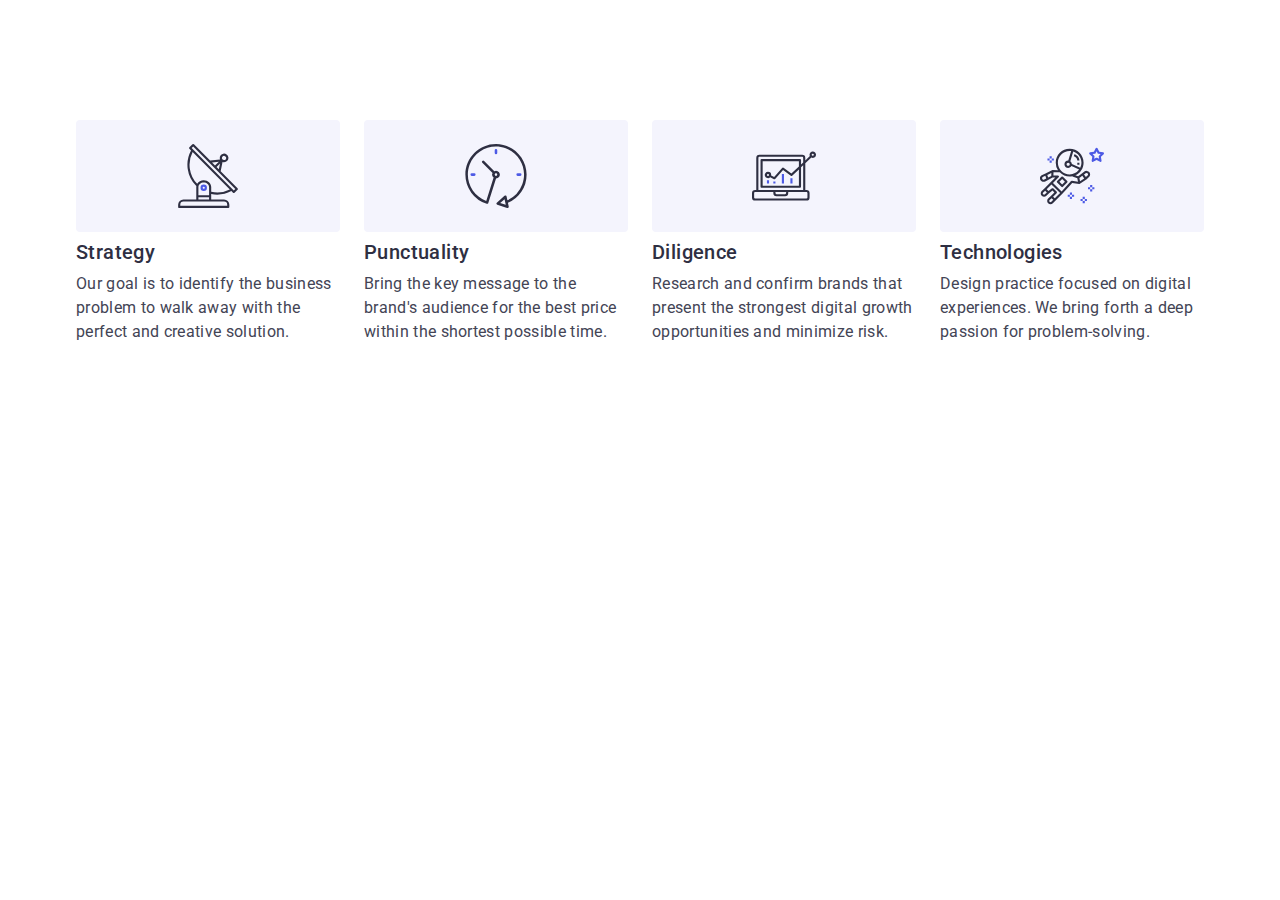
<file: index.html>
<!DOCTYPE html>
<html lang="en">
<head>
    <meta charset="UTF-8">
    <meta http-equiv="X-UA-Compatible" content="IE=edge">
    <meta name="viewport" content="width=device-width, initial-scale=1.0">
    <link rel="preconnect" href="https://fonts.googleapis.com">
    <link rel="preconnect" href="https://fonts.gstatic.com" crossorigin>
    <link href="https://fonts.googleapis.com/css2?family=Raleway:wght@800&family=Roboto:wght@400;500;700;900&display=swap"
        rel="stylesheet">
    <title>WebStudio</title>
    <link href="https://cdn.jsdelivr.net/npm/modern-normalize@2.0.0/modern-normalize.min.css" rel="stylesheet">
    <link rel="stylesheet" href="./css/styles.css">
</head>

<body>
    <!-- <header class="header">
        <div class="container header-container">
            <nav class="header-navigation">
                <a class="logo link" href="./index.html">Web<span class="logo-black">Studio</span></a>
                <ul class="header-menu-nav list">
                    <li class="menu-nav-item">
                        <a class="menu-nav-link link current" href="./index.html">Studio</a>
                    </li>
                    <li class="menu-nav-item">
                        <a class="menu-nav-link link" href="./portfolio.html">Portfolio</a>
                    </li>
                    <li class="menu-nav-item">
                        <a class="menu-nav-link link" href="">Contacts</a>
                    </li>
                </ul>
            </nav>
            <address class="contact">
                <ul class="contact-list list">
                    <li class="contact-item">
                        <a class="contact-link link" href="mailto:info@devstudio.com">info@devstudio.com</a>
                    </li>
                    <li class="contact-item">
                        <a class="contact-link link" href="tel:+110001111111">+11 (000) 111-11-11</a>
                    </li>
                </ul>
            </address>
        </div>
    </header> -->
     
    <main class="main-content">
        <!-- <section class="hero">
            <div class="container hero-container">
                <h1 class="hero-title">Effective Solutions for Your Business</h1>
                <button class="hero-btn" type="button" data-modal-open>Order Service</button>
            </div>
        </section> -->

        <section class="description">
            <div class="container description-container">
                <h2 class="visually-hidden">Specialty</h2>
                <ul class="description-list list">
                    <li class="description-list-item">
                        <div class="description-list-container">
                            <svg class="description-item-icon" width="64" height="64">
                                <use href="./images/icons.svg#icon-antenna"></use>
                            </svg>
                        </div>
                        <h3 class="title">Strategy</h3>
                        <p class="about-description">Our goal is to identify the business problem to walk away with the perfect and creative solution.</p>
                    </li>
                    <li class="description-list-item">
                        <div class="description-list-container">
                            <svg class="description-item-icon" width="64" height="64">
                                <use href="./images/icons.svg#icon-clock"></use>
                            </svg>
                        </div>
                        <h3 class="title">Punctuality</h3>
                        <p class="about-description">Bring the key message to the brand's audience for the best price within the shortest possible time.</p>
                    </li>
                    <li class="description-list-item">
                        <div class="description-list-container">
                            <svg class="description-item-icon" width="64" height="64">
                                <use href="./images/icons.svg#icon-diagram"></use>
                            </svg>
                        </div>
                        <h3 class="title">Diligence</h3>
                        <p class="about-description">Research and confirm brands that present the strongest digital growth opportunities and minimize risk.</p>
                    </li>
                    <li class="description-list-item">
                        <div class="description-list-container">
                            <svg class="description-item-icon" width="64" height="64">
                                <use href="./images/icons.svg#icon-astronaut"></use>
                            </svg>
                        </div>
                        <h3 class="title">Technologies</h3>
                        <p class="about-description">Design practice focused on digital experiences. We bring forth a deep passion for problem-solving.</p>
                    </li>
                </ul>
            </div>
        </section>

        <!-- <section class="work">
            <div class="container work-container">
                <h2 class="title-section">What are we doing</h2>
                <ul class="work-list list">
                    <li class="work-list-item">
                        <img class="work-item-img" srcset="./images/our-work/img-1.jpg 1x, ./images/our-work/img-1@2x.jpg 2x" src="./images/our-work/img-1.jpg" alt="Monitor" width="360" height="300"/>
                    </li>
                    <li class="work-list-item">
                        <img class="work-item-img" srcset="./images/our-work/img-2.jpg 1x, ./images/our-work/img-2@2x.jpg 2x" src="./images/our-work/img-2.jpg" alt="Structuring" width="360" height="300"/>
                    </li>
                    <li class="work-list-item">
                        <img class="work-item-img" srcset="./images/our-work/img-3.jpg 1x, ./images/our-work/img-3@2x.jpg 2x" src="./images/our-work/img-3.jpg" alt="Positioning" width="360" height="300"/>
                    </li>
                </ul>
            </div>
        </section> -->

        <!-- <section class="our-team">
            <div class="container our-team-container">
                <h2 class="title-section">Our Team</h2>
                <ul class="team-list list">
                    <li class="team-list-item">
                        <img class="team-photo" srcset="./images/our-team/team-guerrero.jpg 1x, ./images/our-team/team-guerrero@2x.jpg 2x" src="./images/our-team/team-guerrero.jpg" alt="Product Designer" width="264" height="260"/>
                            <div class="team-card-content">
                                <h3 class="title">Mark Guerrero</h3>
                                <p class="team-position">Product Designer</p>
                                <ul class="social-list list">
                                    <li class="social-items">
                                        <a class="team-social-link link" href="" aria-label="" target="_blank" rel="noopener noferrer">
                                            <svg class="team-social-icon" width="16" height="16">
                                                <use href="./images/icons.svg#icon-instagram"></use>
                                            </svg>
                                        </a>
                                    </li>
                                    <li class="social-items">
                                        <a class="team-social-link link" href="" aria-label="" target="_blank" rel="noopener noferrer">
                                            <svg class="team-social-icon" width="16" height="16">
                                                <use href="./images/icons.svg#icon-twitter"></use>
                                            </svg>
                                        </a>
                                    </li>
                                    <li class="social-items">
                                        <a class="team-social-link link" href="" aria-label="" target="_blank" rel="noopener noferrer">
                                            <svg class="team-social-icon" width="16" height="16">
                                                <use href="./images/icons.svg#icon-facebook"></use>
                                            </svg>
                                        </a>
                                    </li>
                                    <li class="social-items">
                                        <a class="team-social-link link" href="" aria-label="" target="_blank" rel="noopener noferrer">
                                            <svg class="team-social-icon" width="16" height="16">
                                                <use href="./images/icons.svg#icon-linkedin"></use>
                                            </svg>
                                        </a>
                                    </li>
                                </ul>
                            </div>
                    </li>
                    <li class="team-list-item">
                        <img class="team-photo" srcset="./images/our-team/team-ford.jpg 1x, ./images/our-team/team-ford@2x.jpg 2x" src="./images/our-team/team-ford.jpg" alt="Frontend Developer" width="264" height="260"/>
                            <div class="team-card-content">
                                <h3 class="title">Tom Ford</h3>
                                <p class="team-position">Frontend Developer</p>
                                <ul class="social-list list">
                                    <li class="social-items">
                                        <a class="team-social-link link" href="" aria-label="" target="_blank" rel="noopener noferrer">
                                            <svg class="team-social-icon" width="16" height="16">
                                                <use href="./images/icons.svg#icon-instagram"></use>
                                            </svg>
                                        </a>
                                    </li>
                                    <li class="social-items">
                                        <a class="team-social-link link" href="" aria-label="" target="_blank" rel="noopener noferrer">
                                            <svg class="team-social-icon" width="16" height="16">
                                                <use href="./images/icons.svg#icon-twitter"></use>
                                            </svg>
                                        </a>
                                    </li>
                                    <li class="social-items">
                                        <a class="team-social-link link" href="" aria-label="" target="_blank" rel="noopener noferrer">
                                            <svg class="team-social-icon" width="16" height="16">
                                                <use href="./images/icons.svg#icon-facebook"></use>
                                            </svg>
                                        </a>
                                    </li>
                                    <li class="social-items">
                                        <a class="team-social-link link" href="" aria-label="" target="_blank" rel="noopener noferrer">
                                            <svg class="team-social-icon" width="16" height="16">
                                                <use href="./images/icons.svg#icon-linkedin"></use>
                                            </svg>
                                        </a>
                                    </li>
                                </ul>
                            </div>
                    </li>
                    <li class="team-list-item">
                        <img class="team-photo" srcset="./images/our-team/team-garcia.jpg 1x, ./images/our-team/team-garcia@2x.jpg 2x" src="./images/our-team/team-garcia.jpg" alt="Marketing" width="264" height="260"/>
                            <div class="team-card-content">
                                <h3 class="title">Camila Garcia</h3>
                                <p class="team-position">Marketing</p>
                                <ul class="social-list list">
                                    <li class="social-items">
                                        <a class="team-social-link link" href="" aria-label="" target="_blank" rel="noopener noferrer">
                                            <svg class="team-social-icon" width="16" height="16">
                                                <use href="./images/icons.svg#icon-instagram"></use>
                                            </svg>
                                        </a>
                                    </li>
                                    <li class="social-items">
                                        <a class="team-social-link link" href="" aria-label="" target="_blank" rel="noopener noferrer">
                                            <svg class="team-social-icon" width="16" height="16">
                                                <use href="./images/icons.svg#icon-twitter"></use>
                                            </svg>
                                        </a>
                                    </li>
                                    <li class="social-items">
                                        <a class="team-social-link link" href="" aria-label="" target="_blank" rel="noopener noferrer">
                                            <svg class="team-social-icon" width="16" height="16">
                                                <use href="./images/icons.svg#icon-facebook"></use>
                                            </svg>
                                        </a>
                                    </li>
                                    <li class="social-items">
                                        <a class="team-social-link link" href="" aria-label="" target="_blank" rel="noopener noferrer">
                                            <svg class="team-social-icon" width="16" height="16">
                                                <use href="./images/icons.svg#icon-linkedin"></use>
                                            </svg>
                                        </a>
                                    </li>
                                </ul>
                            </div>
                    </li>
                    <li class="team-list-item">
                        <img class="team-photo" srcset="./images/our-team/team-wilson.jpg 1x, ./images/our-team/team-wilson@2x.jpg 2x" src="./images/our-team/team-wilson.jpg" alt="UI Designer" width="264" height="260"/>
                            <div class="team-card-content">
                                <h3 class="title">Daniel Wilson</h3>
                                <p class="team-position">UI Designer</p>
                                <ul class="social-list list">
                                    <li class="social-items">
                                        <a class="team-social-link link" href="" aria-label="" target="_blank" rel="noopener noferrer">
                                            <svg class="team-social-icon" width="16" height="16">
                                                <use href="./images/icons.svg#icon-instagram"></use>
                                            </svg>
                                        </a>
                                    </li>
                                    <li class="social-items">
                                        <a class="team-social-link link" href="" aria-label="" target="_blank" rel="noopener noferrer">
                                            <svg class="team-social-icon" width="16" height="16">
                                                <use href="./images/icons.svg#icon-twitter"></use>
                                            </svg>
                                        </a>
                                    </li>
                                    <li class="social-items">
                                        <a class="team-social-link link" href="" aria-label="" target="_blank" rel="noopener noferrer">
                                            <svg class="team-social-icon" width="16" height="16">
                                                <use href="./images/icons.svg#icon-facebook"></use>
                                            </svg>
                                        </a>
                                    </li>
                                    <li class="social-items">
                                        <a class="team-social-link link" href="" aria-label="" target="_blank" rel="noopener noferrer">
                                            <svg class="team-social-icon" width="16" height="16">
                                                <use href="./images/icons.svg#icon-linkedin"></use>
                                            </svg>
                                        </a>
                                    </li>
                                </ul>
                            </div>
                    </li>
                </ul>
            </div>
        </section> -->

        <!-- <section class="clients">
            <div class="container clients-container">
                <h2 class="title-section">Customers</h2>
                <ul class="clients-list list">
                    <li class="clients-items">
                        <a class="clients-link link" href="" aria-label="" target="_blank" rel="noopener noferrer">
                            <svg class="clients-icon" width="104" height="56">
                                <use href="./images/icons.svg#icon-logo-client-1"></use>
                            </svg>
                        </a>
                    </li>
                    <li class="clients-items">
                        <a class="clients-link link" href="" aria-label="" target="_blank" rel="noopener noferrer">
                            <svg class="clients-icon" width="104" height="56">
                                <use href="./images/icons.svg#icon-logo-client-2"></use>
                            </svg>
                        </a>
                    </li>
                    <li class="clients-items">
                        <a class="clients-link link" href="" aria-label="" target="_blank" rel="noopener noferrer">
                            <svg class="clients-icon" width="104" height="56">
                                <use href="./images/icons.svg#icon-logo-client-3"></use>
                            </svg>
                        </a>
                    </li>
                    <li class="clients-items">
                        <a class="clients-link link" href="" aria-label="" target="_blank" rel="noopener noferrer">
                            <svg class="clients-icon" width="104" height="56">
                                <use href="./images/icons.svg#icon-logo-client-4"></use>
                            </svg>
                        </a>
                    </li>
                    <li class="clients-items">
                        <a class="clients-link link" href="" aria-label="" target="_blank" rel="noopener noferrer">
                            <svg class="clients-icon" width="104" height="56">
                                <use href="./images/icons.svg#icon-logo-client-5"></use>
                            </svg>
                        </a>
                    </li>
                    <li class="clients-items">
                        <a class="clients-link link" href="" aria-label="" target="_blank" rel="noopener noferrer">
                            <svg class="clients-icon" width="104" height="56">
                                <use href="./images/icons.svg#icon-logo-client-6"></use>
                            </svg>
                        </a>
                    </li>
                </ul>
            </div>
        </section> -->
    </main>
    
    <!-- <footer class="footer">
        <div class="container footer-container">
            <div class="footer-logo-text">
                <a class="logo link footer-logo-link" href="./index.html" aria-label="" target="_blank" rel="noopener noferrer">Web<span
                        class="logo-white">Studio</span></a>
                <p class="footer-text">Increase the flow of customers and sales for your business with digital marketing & growth solutions.</p>
            </div>
            <div class="footer-list">
                <p class="footer-social-description">Social media</p>
                <ul class="footer-social-list list">
                    <li class="footer-social-items">
                        <a class="footer-social-link link" href="" aria-label="" target="_blank" rel="noopener noferrer">
                            <svg class="footer-social-icon" width="24" height="24">
                                <use href="./images/icons.svg#icon-instagram"></use>
                            </svg>
                        </a>
                    </li>
                    <li class="footer-social-items">
                        <a class="footer-social-link link" href="" aria-label="" target="_blank" rel="noopener noferrer">
                            <svg class="footer-social-icon" width="24" height="24">
                                <use href="./images/icons.svg#icon-twitter"></use>
                            </svg>
                        </a>
                    </li>
                    <li class="footer-social-items">
                        <a class="footer-social-link link" href="" aria-label="" target="_blank" rel="noopener noferrer">
                            <svg class="footer-social-icon" width="24" height="24">
                                <use href="./images/icons.svg#icon-facebook"></use>
                            </svg>
                        </a>
                    </li>
                    <li class="footer-social-items">
                        <a class="footer-social-link link" href="" aria-label="" target="_blank" rel="noopener noferrer">
                            <svg class="footer-social-icon" width="24" height="24">
                                <use href="./images/icons.svg#icon-linkedin"></use>
                            </svg>
                        </a>
                    </li>
                </ul>
            </div>
            <div class="footer-input-form">
                <p class="footer-social-description">Subscribe</p>
                <form class="footer-form">
                    <label class="footer-label">
                        <input class="footer-input" type="email" name="user-email" placeholder="E-mail">
                    </label>
                    <button class="hero-btn footer-input-btn" type="submit">Subscribe
                        <svg class="footer-btn-icon" width="24" height="24">
                            <use href="./images/icons.svg#icon-send"></use>
                        </svg>
                    </button>
                </form>
            </div>
        </div>
    </footer> -->

    <div class="backdrop is-hidden" data-modal>
        <div class="modal">
            <button class="close-btn" type="button" data-modal-close>
                <svg class="close-btn-icon" width="8" height="8">
                    <use href="./images/icons.svg#icon-close-btn-icon"></use>
                </svg>
            </button>
            <p class="modal-title">Leave your contacts and we will call you back</p>
            <form class="modal-form">
                <div class="form-group-items">
                    <label class="form-label" for="user-name">Name</label>
                    <div class="form-input-wrap">
                        <input class="form-input" type="text" id="user-name" name="user-name" required />
                        <svg class="form-icon" width="18" height="24">
                            <use href="./images/icons.svg#icon-input-person" ></use>
                        </svg>
                    </div>
                </div>
                <div class="form-group-items">
                    <label class="form-label" for="user-tel">Phone</label>
                    <div class="form-input-wrap">
                        <input class="form-input" type="tel" id="user-tel" name="user-tel" required />
                        <svg class="form-icon" width="18" height="24">
                            <use href="./images/icons.svg#icon-input-phone"></use>
                        </svg>
                    </div>
                </div>
                <div class="form-group-items">
                    <label class="form-label" for="user-email">Email</label>
                    <div class="form-input-wrap">
                        <input class="form-input" type="email" id="user-email" name="user-email" required />
                        <svg class="form-icon" width="18" height="24">
                            <use href="./images/icons.svg#icon-input-email"></use>
                        </svg>
                    </div>
                </div>
                <div class="form-group-textarea">
                    <label class="form-label" for="user-comment">Comment</label>
                    <textarea class="form-textarea" id="user-comment" name="user-comment" placeholder="Text input" required></textarea>
                </div>
                <div class="form-modal-checkbox">
                    <input class="modal-check visually-hidden" type="checkbox" id="user-privacy" name="user-privacy" value="true" />
                    <label class="modal-check-text" for="user-privacy">
                        <span class="modal-check-icon">
                            <svg class="check-icon" width="10" height="8">
                                <use href="./images/icons.svg#icon-checkbox-click"></use>
                            </svg>
                        </span>
                        I accept the terms and conditions of the &nbsp;<a class="privacy-policy" href="">Privacy Policy</a>
                    </label>
                </div>
                <button class="hero-btn modal-btn" type="submit">Send</button>
            </form>
        </div>
    </div>
    <script src="./js/modal.js"></script>
    <script src="./js/mobile-menu.js"></script>
</body>

</html>
</file>
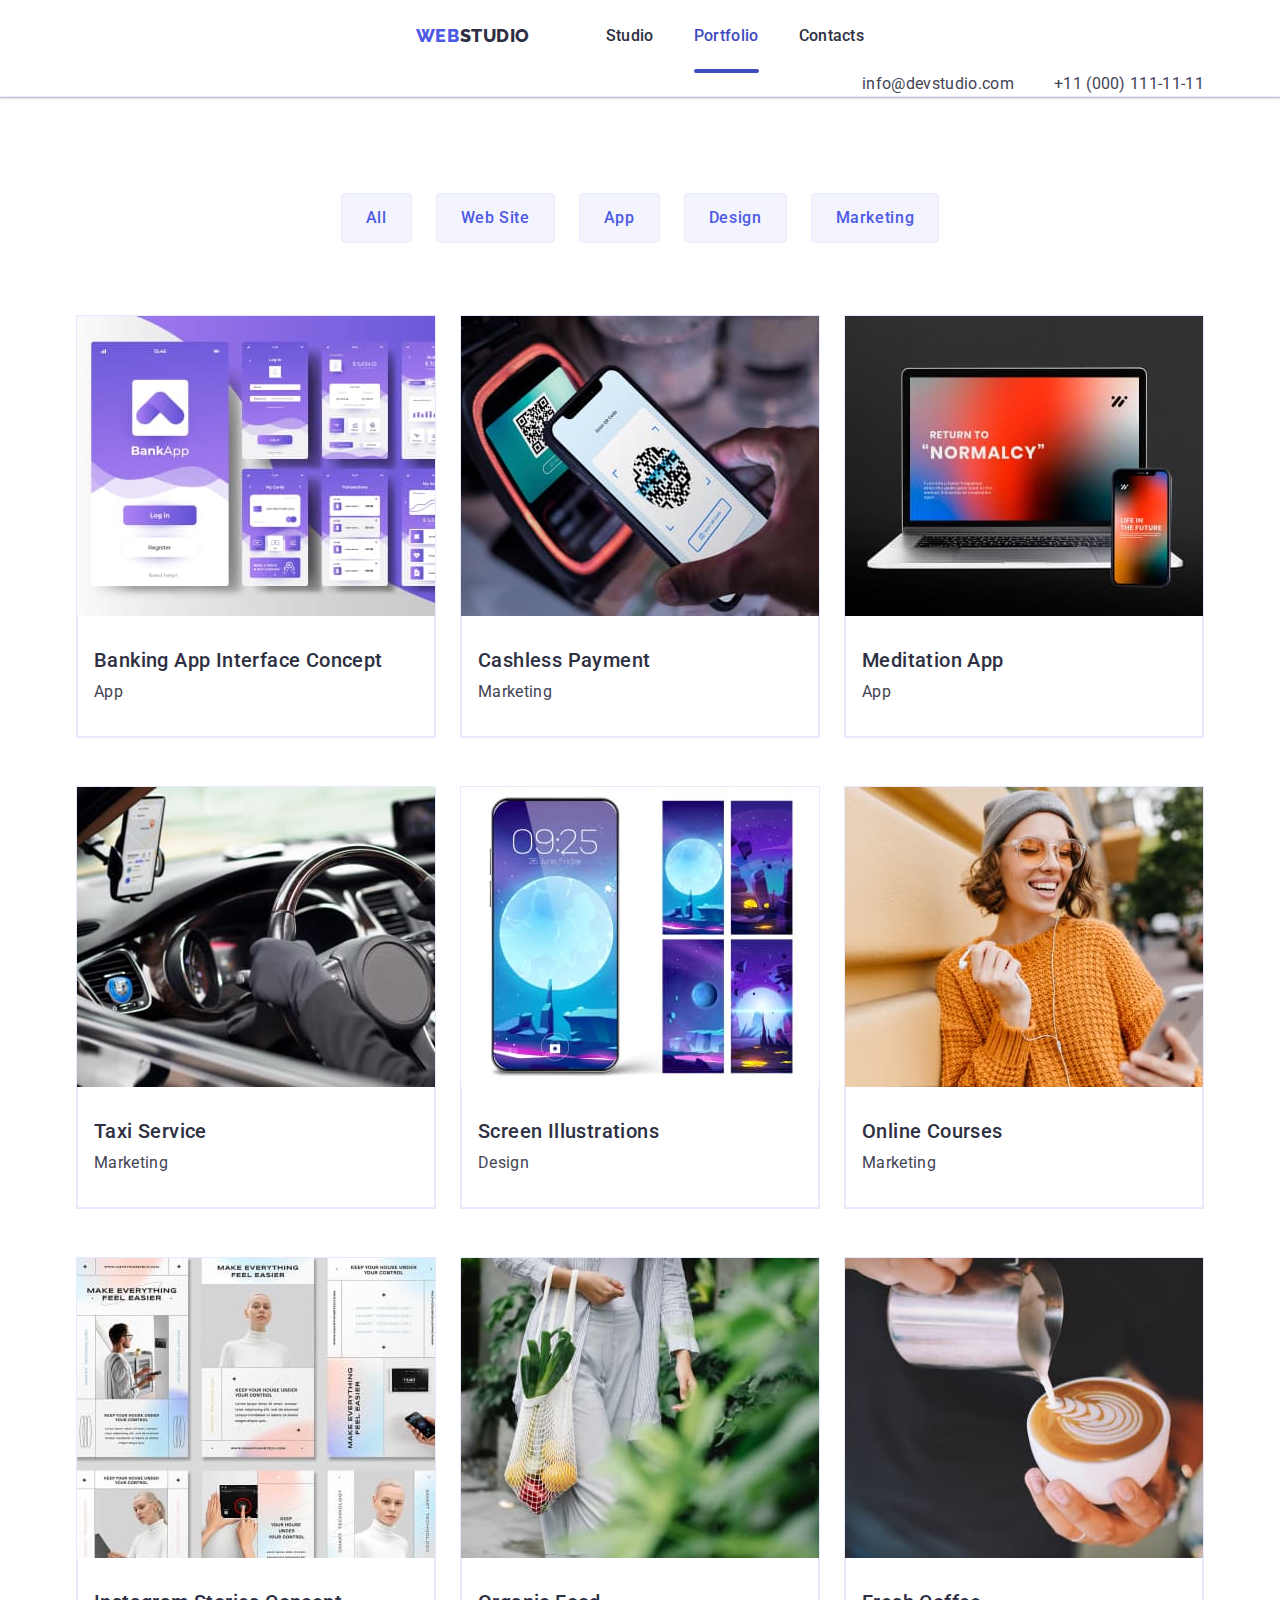
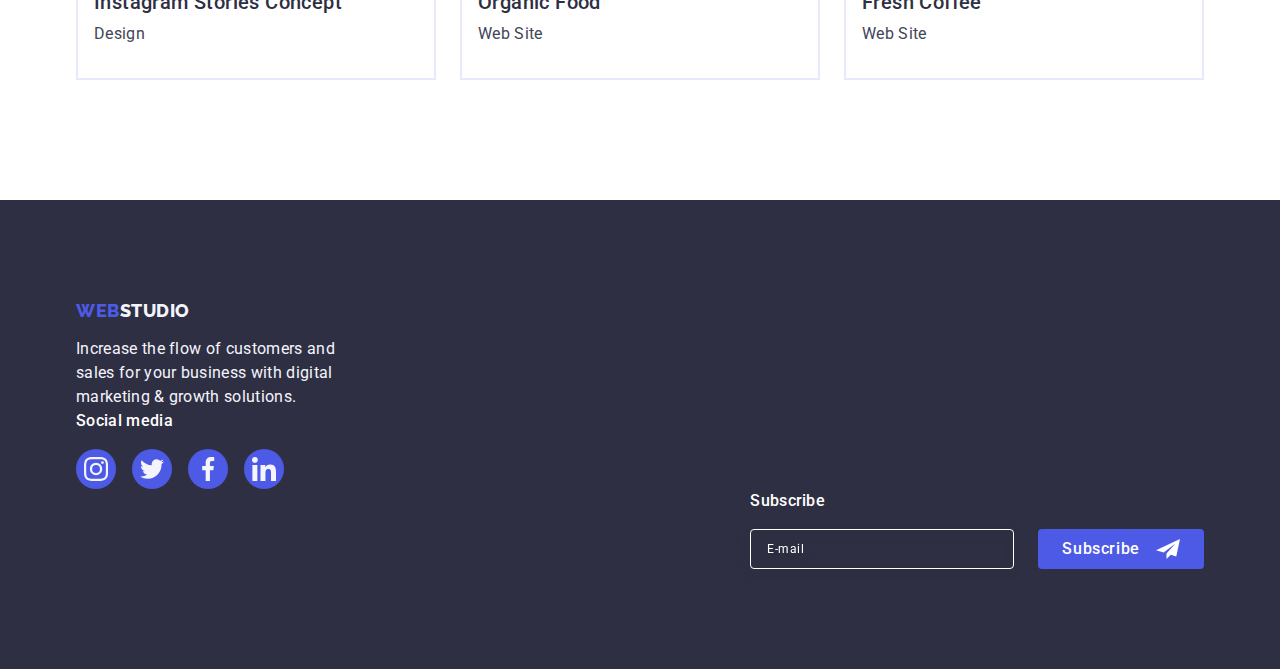
<file: portfolio.html>
<!DOCTYPE html>
<html lang="en">

<head>
    <meta charset="UTF-8">
    <meta http-equiv="X-UA-Compatible" content="IE=edge">
    <meta name="viewport" content="width=device-width, initial-scale=1.0">
    <link rel="preconnect" href="https://fonts.googleapis.com">
    <link rel="preconnect" href="https://fonts.gstatic.com" crossorigin>
    <link href="https://fonts.googleapis.com/css2?family=Raleway:wght@800&family=Roboto:wght@400;500;700;900&display=swap"
        rel="stylesheet">
    <title>Portfolio</title>
    <link href="https://cdn.jsdelivr.net/npm/modern-normalize@2.0.0/modern-normalize.min.css" rel="stylesheet">
    <link rel="stylesheet" href="./css/styles.css">
</head>

<body>
    <header class="header">
        <div class="container header-container">
            <nav class="header-navigation">
                <a class="logo link" href="./index.html">Web<span class="logo-black">Studio</span></a>
                <ul class="header-menu-nav list">
                    <li class="menu-nav-item">
                        <a class="menu-nav-link link" href="./index.html">Studio</a>
                    </li>
                    <li class="menu-nav-item">
                        <a class="menu-nav-link link current" href="./portfolio.html">Portfolio</a>
                    </li>
                    <li class="menu-nav-item">
                        <a class="menu-nav-link link" href="">Contacts</a>
                    </li>
                </ul>
            </nav>
            <address class="contact">
                <ul class="contact-list list">
                    <li class="contact-item">
                        <a class="contact-link link" href="mailto:info@devstudio.com">info@devstudio.com</a>
                    </li>
                    <li class="contact-item">
                        <a class="contact-link link" href="tel:+110001111111">+11 (000) 111-11-11</a>
                    </li>
                </ul>
            </address>
        </div>
    </header>

    <main class="portfolio-content">
        <section class="projects">
            <div class="container projects-container">
                <h1 class="visually-hidden">Projects portfolio</h1>

                <ul class="projects-filters-list list">
                    <li class="projects-filters-btn">
                        <button class="filter-btn" type="button">All</button>
                    </li>
                    <li class="projects-filters-btn">
                        <button class="filter-btn" type="button">Web Site</button>
                    </li>
                    <li class="projects-filters-btn">
                        <button class="filter-btn" type="button">App</button>
                    </li>
                    <li class="projects-filters-btn">
                        <button class="filter-btn" type="button">Design</button>
                    </li>
                    <li class="projects-filters-btn">
                        <button class="filter-btn" type="button">Marketing</button>
                    </li>
                </ul>

                <ul class="projects-list list">
                    <li class="projects-item">
                        <a class="projects-link link" href="#" aria-label="" target="_blank" rel="noopener noferrer">
                            <div class="project-overlay">
                                <img class="project-img" src="./images/project/banking.jpg" alt="Banking App Interface Concept" width="360" height="300"/>
                                <p class="project-overlay-item">
                                    14 Stylish and User-Friendly App Design Concepts · Task Manager App · Calorie Tracker App · Exotic Fruit Ecommerce App · Cloud Storage App
                                </p>
                            </div>
                            <div class="projects-card-content">
                                <h2 class="title">Banking App Interface Concept</h2>
                                <p class="projects-filters">App</p>
                            </div>
                        </a>
                    </li>
                    <li class="projects-item">
                        <a class="projects-link link" href="#" aria-label="" target="_blank" rel="noopener noferrer">
                            <div class="project-overlay">
                                <img class="project-img" src="./images/project/cashless.jpg" alt="Cashless Payment" width="360" height="300"/>
                                <p class="project-overlay-item">
                                    14 Stylish and User-Friendly App Design Concepts · Task Manager App · Calorie Tracker App · Exotic Fruit Ecommerce App · Cloud Storage App
                                </p>
                            </div>
                            <div class="projects-card-content">
                                <h2 class="title">Cashless Payment</h2>
                                <p class="projects-filters">Marketing</p>
                            </div>
                        </a>
                    </li>
                    <li class="projects-item">
                        <a class="projects-link link" href="#" aria-label="" target="_blank" rel="noopener noferrer">
                            <div class="project-overlay">
                                <img class="project-img" src="./images/project/meditaion.jpg" alt="Meditaion App" width="360" height="300"/>
                                <p class="project-overlay-item">
                                    14 Stylish and User-Friendly App Design Concepts · Task Manager App · Calorie Tracker App · Exotic Fruit Ecommerce App · Cloud Storage App
                                </p>
                            </div>
                            <div class="projects-card-content">
                                <h2 class="title">Meditation App</h2>
                                <p class="projects-filters">App</p>
                            </div>
                        </a>
                    </li>
                    <li class="projects-item">
                        <a class="projects-link link" href="#" aria-label="" target="_blank" rel="noopener noferrer">
                            <div class="project-overlay">
                                <img class="project-img" src="./images/project/taxi.jpg" alt="Taxi Service" width="360" height="300"/>
                                <p class="project-overlay-item">
                                    14 Stylish and User-Friendly App Design Concepts · Task Manager App · Calorie Tracker App · Exotic Fruit Ecommerce App · Cloud Storage App
                                </p>
                            </div>
                            <div class="projects-card-content">
                                <h2 class="title">Taxi Service</h2>
                                <p class="projects-filters">Marketing</p>
                            </div>
                        </a>
                    </li>
                    <li class="projects-item">
                        <a class="projects-link link" href="#" aria-label="" target="_blank" rel="noopener noferrer">
                            <div class="project-overlay">
                                <img class="project-img" src="./images/project/screen.jpg" alt="Screen Illustrations" width="360" height="300"/>
                                <p class="project-overlay-item">
                                    14 Stylish and User-Friendly App Design Concepts · Task Manager App · Calorie Tracker App · Exotic Fruit Ecommerce App · Cloud Storage App
                                </p>
                            </div>
                            <div class="projects-card-content">
                                <h2 class="title">Screen Illustrations</h2>
                                <p class="projects-filters">Design</p>
                            </div>
                        </a>
                    </li>
                    <li class="projects-item">
                        <a class="projects-link link" href="#" aria-label="" target="_blank" rel="noopener noferrer">
                            <div class="project-overlay">
                                <img class="project-img" src="./images/project/online.jpg" alt="Online Courses" width="360" height="300"/>
                                <p class="project-overlay-item">
                                    14 Stylish and User-Friendly App Design Concepts · Task Manager App · Calorie Tracker App · Exotic Fruit Ecommerce App · Cloud Storage App
                                </p>
                            </div>
                            <div class="projects-card-content">
                                <h2 class="title">Online Courses</h2>
                                <p class="projects-filters">Marketing</p>
                            </div>
                        </a>
                    </li>
                    <li class="projects-item">
                        <a class="projects-link link" href="#" aria-label="" target="_blank" rel="noopener noferrer">
                            <div class="project-overlay">
                                <img class="project-img" src="./images/project/instagram.jpg" alt="Instagram Stories Concept" width="360" height="300"/>
                                <p class="project-overlay-item">
                                    14 Stylish and User-Friendly App Design Concepts · Task Manager App · Calorie Tracker App · Exotic Fruit Ecommerce App · Cloud Storage App
                                </p>
                            </div>
                            <div class="projects-card-content">
                                <h2 class="title">Instagram Stories Concept</h2>
                                <p class="projects-filters">Design</p>
                            </div>
                        </a>
                    </li>
                    <li class="projects-item">
                        <a class="projects-link link" href="#" aria-label="" target="_blank" rel="noopener noferrer">
                            <div class="project-overlay">
                                <img class="project-img" src="./images/project/organic.jpg" alt="Organic Food" width="360" height="300"/>
                                <p class="project-overlay-item">
                                    14 Stylish and User-Friendly App Design Concepts · Task Manager App · Calorie Tracker App · Exotic Fruit Ecommerce App · Cloud Storage App
                                </p>
                            </div>
                            <div class="projects-card-content">
                                <h2 class="title">Organic Food</h2>
                                <p class="projects-filters">Web Site</p>
                            </div>
                        </a>
                    </li>
                    <li class="projects-item">
                        <a class="projects-link link" href="#" aria-label="" target="_blank" rel="noopener noferrer">
                            <div class="project-overlay">
                                <img class="project-img" src="./images/project/fresh.jpg" alt="Fresh Coffee" width="360" height="300"/>
                                <p class="project-overlay-item">
                                    14 Stylish and User-Friendly App Design Concepts · Task Manager App · Calorie Tracker App · Exotic Fruit Ecommerce App · Cloud Storage App
                                </p>
                            </div>
                            <div class="projects-card-content">
                                <h2 class="title">Fresh Coffee</h2>
                                <p class="projects-filters">Web Site</p>
                            </div>
                        </a>
                    </li>
                </ul>
            </div>

        </section>
    </main>

    <footer class="footer">
        <div class="container footer-container">
            <div class="footer-logo-text">
                <a class="logo link footer-logo-link" href="./index.html" aria-label="" target="_blank"
                    rel="noopener noferrer">Web<span class="logo-white">Studio</span></a>
                <p class="footer-text">Increase the flow of customers and sales for your business with digital marketing & growth solutions.</p>
            </div>
            <div class="footer-list">
                <p class="footer-social-description">Social media</p>
                <ul class="footer-social-list list">
                    <li class="footer-social-items">
                        <a class="footer-social-link link" href="" aria-label="" target="_blank" rel="noopener noferrer">
                            <svg class="footer-social-icon" width="24" height="24">
                                <use href="./images/icons.svg#icon-instagram"></use>
                            </svg>
                        </a>
                    </li>
                    <li class="footer-social-items">
                        <a class="footer-social-link link" href="" aria-label="" target="_blank" rel="noopener noferrer">
                            <svg class="footer-social-icon" width="24" height="24">
                                <use href="./images/icons.svg#icon-twitter"></use>
                            </svg>
                        </a>
                    </li>
                    <li class="footer-social-items">
                        <a class="footer-social-link link" href="" aria-label="" target="_blank" rel="noopener noferrer">
                            <svg class="footer-social-icon" width="24" height="24">
                                <use href="./images/icons.svg#icon-facebook"></use>
                            </svg>
                        </a>
                    </li>
                    <li class="footer-social-items">
                        <a class="footer-social-link link" href="" aria-label="" target="_blank" rel="noopener noferrer">
                            <svg class="footer-social-icon" width="24" height="24">
                                <use href="./images/icons.svg#icon-linkedin"></use>
                            </svg>
                        </a>
                    </li>
                </ul>
            </div>
            <div class="footer-input-form">
                <p class="footer-social-description">Subscribe</p>
                <form class="footer-form">
                    <label class="footer-label">
                        <input class="footer-input" type="email" name="user-email" placeholder="E-mail">
                    </label>
                    <button class="hero-btn footer-input-btn" type="submit">Subscribe
                        <svg class="footer-btn-icon" width="24" height="24">
                            <use href="./images/icons.svg#icon-send"></use>
                        </svg>
                    </button>
                </form>
            </div>
        </div>
    </footer>
</body>

</html>
</file>
<file: css/styles.css>
:root {
    --main-color: #FFFFFF;
    --font-color: #2E2F42;
    --text-color: #434455;
    --main-bg-color: #FFFFFF;
    --main-darck-bg-color: #2E2F42;
    --logo-btn-color: #4D5AE5;
    --logo-footer-color: #F4F4FD;
    --hero-btn-bg-color: #4D5AE5;
    --accent-color: #404BBF;
    --accent-bg-color: #404BBF;
    --btn-team-bg-color: #F4F4FD;
    --border-color: #E7E9FC;
    --border-input-color: rgba(46, 47, 66, 0.40);
    --client-icon: #8E8F99;
    --modal-bg: #FCFCFC;
    --accent-footericon-color: #31D0AA;
    --label-color: #8E8F99;
    --form-icon-color: #2E2F42;
    --form-icon-accent-color: #4D5AE5;
    --textarea-color: #2E2F42;
    --transition: 250ms cubic-bezier(0.4, 0, 0.2, 1)
}

body {
    font-family: 'Roboto', sans-serif;
    font-size: 16px;
    letter-spacing: 0.02em;
    color: var(--text-color);
    background-color: var(--main-bg-color);
}

p, h1, h2, h3, h4, h5, h6 {
    margin-top: 0;
    margin-bottom: 0;
}

ul {
    list-style-type: none;
    margin-top: 0;
    margin-bottom: 0;
    padding-left: 0;
}

img {
    display: block;
}

.visually-hidden {
    position: absolute;
    width: 1px;
    height: 1px;
    margin: -1px;
    border: 0;
    padding: 0;
    white-space: nowrap;
    clip-path: inset(100%);
    clip: rect(0 0 0 0);
    overflow: hidden;
}

.link {
    text-decoration: none;
}

.list {
    list-style-type: none;
}

.container {
    width: 100%;
    min-width: 320px;
    max-width: 1158px;
    padding: 0 15px;
    margin: 0 auto;
    display: flex;
    flex-direction: column;
}

/*! header */

.header {
    background-color: var(--main-bg-color);
    border-bottom: 1px solid var(--border-color);
    box-shadow: 0px 2px 1px rgba(46, 47, 66, 0.08),
        0px 1px 1px rgba(46, 47, 66, 0.16),
        0px 1px 6px rgba(46, 47, 66, 0.08);
}

.header-container {
    display: flex;
    align-items: center;
}

.header-navigation {
    display: flex;
    align-items: center;
}

.logo {
    font-family: 'Raleway', sans-serif;
    font-weight: 800;
    font-size: 18px;
    line-height: 1.17;
    letter-spacing: 0.03em;
    text-transform: uppercase;
    color: var(--logo-btn-color);
    display: inline-block;
    margin-right: 76px;
}

.logo-black {
    color: var(--font-color);
}

.logo-white {
    color: var(--logo-footer-color);
}

.header-menu-nav {
    display: flex;
    gap: 40px;
}

/* .menu-nav-item {} */

.menu-nav-link {
    display: block;
    font-weight: 500;
    line-height: 1.5;
    color: var(--font-color);
    padding: 24px 0;
    transition: color var(--transition);
}

.menu-nav-link:hover,
.menu-nav-link:focus {
    color: var(--accent-color);
}

.current {
    position: relative;
    color: var(--accent-color);
}

.current::after {
    content: '';
    position: absolute;
    left: 0;
    bottom: -1px;
    width: 100%;
    height: 4px;
    border-radius: 2px;
    background-color: var(--accent-color);
}

/*! address */

.contact {
    font-style: normal;
    margin-left: auto;
}

.contact-list {
    display: flex;
    align-items: center;
    gap: 40px;
}

/* .contact-item {} */

.contact-link {
    line-height: 1.5;
    color: var(--text-color);
    transition: color var(--transition);
}

.contact-link:hover,
.contact-link:focus {
    color: var(--accent-color);
}

/*? main-content */

/*! section hero */

.hero {
    background-color: var(--main-darck-bg-color);
    padding: 188px 0;
    background-image: linear-gradient(rgba(46, 47, 66, 0.7),
        rgba(46, 47, 66, 0.7)), url(../images/hero-bg.jpg);
    background-repeat: no-repeat;
    background-position: center;
    background-size: cover;
    max-width: 1440px;
    margin: 0 auto;
}

.hero-container {
    text-align: center;
}

.hero-title {
    font-weight: 700;
    font-size: 56px;
    line-height: 1.07;
    text-align: center;
    letter-spacing: 0.02em;
    color: var(--main-color);
    max-width: 496px;
    margin: 0 auto;
    margin-bottom: 48px;
}

.hero-btn {
    font-family: inherit;
    font-weight: 500;
    font-size: 16px;
    line-height: 1.5;
    letter-spacing: 0.04em;
    color: var(--main-color);
    background-color: var(--hero-btn-bg-color);
    border-radius: 4px;
    border: none;
    padding: 16px 32px;
    cursor: pointer;
    display: block;
    margin-left: auto;
    margin-right: auto;
    min-width: 169px;
    transition: background-color var(--transition);
}

.hero-btn:hover,
.hero-btn:focus {
    background-color: var(--accent-bg-color);
}

/*! section description */

.description {
    padding: 96px 16px;
}

/* .description-container {} */

.description-list {
    display: flex;
    flex-wrap: wrap;
    gap: 72px;
}

.description-list-item {
    width: 100%;
}

.description-list-container {
    display: flex;
    justify-content: center;
    align-items: center;
    width: 264px;
    height: 112px;
    border-radius: 4px;
    background-color: var(--btn-team-bg-color);
    margin-bottom: 8px;
}

/* .description-item-icon {} */

.title-section {
    font-size: 36px;
    line-height: 1.11;
    text-align: center;
    letter-spacing: 0.02em;
    text-transform: capitalize;
    color: var(--font-color);
    margin-bottom: 72px;
}

.title {
    font-weight: 500;
    font-size: 20px;
    line-height: 1.2;
    letter-spacing: 0.02em;
    color: var(--font-color);
    margin-bottom: 8px;
}

.about-description {
    line-height: 1.5;
    color: var(--text-color);
}

/*! section work */

.work {
    padding-bottom: 120px;
}

/* .work-container {} */

.work-list {
    display: flex;
    justify-content: space-around;
    gap: 24px;
}

.work-list-item {
    width: calc((100% - 48px) / 3);
}

/* .work-item-img {} */


/*! section our-team */

.our-team {
    background-color: var(--btn-team-bg-color);
    text-align: center;
    display: flex;
    padding: 120px 0 120px;
}

/* .our-team-container {} */

.team-list {
    display: flex;
    align-items: center;
    gap: 24px;
}

.team-list-item {
    display: flex;
    flex-direction: column;
    align-items: center;
    justify-content: center;
    width: calc((100% - 72px) / 4);
    background-color: var(--main-bg-color);
    border-radius: 0px 0px 4px 4px;
    box-shadow: 0px 2px 1px 0px rgba(46, 47, 66, 0.08), 0px 1px 1px 0px rgba(46, 47, 66, 0.16), 0px 1px 6px 0px rgba(46, 47, 66, 0.08);
}

/* .team-photo {} */

.team-card-content {
    padding: 32px 0;
}

.team-position {
    line-height: 1.5;
    text-align: center;
    color: var(--text-color);
    margin-bottom: 8px;
}

.social-list {
    display: flex;
    justify-content: center;
    gap: 24px;
}

/* .social-items {} */
.team-social-link {
    display: flex;
    justify-content: center;
    align-items: center;
    width: 40px;
    height: 40px;
    background-color: var(--hero-btn-bg-color);
    border-radius: 50%;
    border: 1px solid var(--btn-team-bg-color);
    transition: background-color var(--transition);
}

.team-social-link:hover,
.team-social-link:focus {
    background-color: var(--accent-bg-color);
}

.team-social-icon {
    fill: var(--btn-team-bg-color);
}

/*! section clients */

.clients {
    padding-top: 120px;
    padding-bottom: 120px;
}

/* .clients-container {} */

.clients-list {
    display: flex;
    justify-content: space-around;
    gap: 24px;
}

.clients-items {
    min-width: calc((100% - 24px * 5) / 6);
    height: 88px;
}

.clients-link {
    display: flex;
    align-items: center;
    justify-content: center;
    width: 100%;
    height: 100%;
    border: 1px solid var(--client-icon);
    border-radius: 4px;
    color: var(--client-icon);
    transition: border-color var(--transition), color var(--transition);
}

.clients-link:hover,
.clients-link:focus {
    color: var(--accent-color);
    border-color: var(--accent-color);
}

.clients-icon {
    fill: currentColor;
}

/*! section footer */

.footer {
    background-color: var(--main-darck-bg-color);
    padding: 100px 0;
}

.footer-container {
    display: flex;
    align-items: baseline;
}

.footer-logo-text {
    margin-right: 120px;
}

.footer-logo-link {
    margin-bottom: 16px;
}

.footer-text {
    line-height: 1.5;
    color: var(--logo-footer-color);
    max-width: 264px;
}

/* .footer-list {} */

.footer-social-description {
    font-weight: 500;
    line-height: 1.5;
    color: var(--main-color);
    letter-spacing: 0.02em;
    margin-bottom: 16px;
}

.footer-social-list {
    display: flex;
    gap: 16px;
}

/* .footer-social-items {} */

.footer-social-link {
    display: flex;
    justify-content: center;
    align-items: center;
    width: 40px;
    height: 40px;
    background-color: var(--hero-btn-bg-color);
    border-radius: 50%;
    transition: background-color var(--transition);
}

.footer-social-link:hover,
.footer-social-link:focus {
    background-color: var(--accent-footericon-color);
}

.footer-social-icon {
    fill: var(--logo-footer-color)
}

.footer-input-form {
    margin-left: auto;
}

.footer-form {
    display: flex;
    gap: 24px;
}

/* .footer-label{} */

.footer-input {
    width: 264px;
    height: 40px;
    font-size: 12px;
    line-height: 1.5;
    letter-spacing: 0.04em;
    color: var(--main-color);
    border-radius: 4px;
    border: 1px solid var(--main-bg-color);
    filter: drop-shadow(0px 4px 4px rgba(0, 0, 0, 0.15));
    background-color: transparent;
    outline: transparent;
    padding: 8px 16px;
    transition: border-color var(--transition);
}

.footer-input::placeholder {
    display: flex;
    align-items: center;
    font-size: 12px;
    color: var(--main-color);
    line-height: 2;
    letter-spacing: 0.04em;
}

.footer-input:hover,
.footer-input:focus-within {
    border-color: var(--form-icon-accent-color);
}

.footer-input-btn {
    display: flex;
    flex-direction: row;
    align-items: center;
    justify-content: center;
    font-family: inherit;
    font-size: 16px;
    padding: 8px 24px;
    min-width: 165px;
    cursor: pointer;
}

.footer-btn-icon{
    margin-left: 16px;
    fill: var(--main-color);
}

/*! section portfolio-content */

.projects {
    padding-top: 96px;
    padding-bottom: 120px;
}

.projects-container {
    display: flex;
    flex-direction: column;
}

.projects-filters-list {
    display: flex;
    justify-content: center;
    gap: 24px;
    margin-bottom: 72px;
}

/* .projects-filters-btn {} */

.filter-btn {
    font-family: inherit;
    font-weight: 500;
    font-size: 16px;
    line-height: 1.5;
    text-align: center;
    letter-spacing: 0.04em;
    color: var(--logo-btn-color);
    border-radius: 4px;
    background-color: var(--btn-team-bg-color);
    border: 1px solid var(--border-color);
    cursor: pointer;
    padding: 12px 24px;
    display: block;
    margin: 0 auto;
    transition: color var(--transition), background-color var(--transition), border-color var(--transition), box-shadow var(--transition);
}

.filter-btn:hover,
.filter-btn:focus {
    color: var(--main-color);
    background-color: var(--accent-bg-color);
    border-color: transparent;
    box-shadow: 0px 2px 2px 0px rgba(0, 0, 0, 0.12), 0px 2px 1px 0px rgba(0, 0, 0, 0.08), 0px 3px 1px 0px rgba(0, 0, 0, 0.10);
}

.projects-list {
    display: flex;
    flex-wrap: wrap;
    gap: 24px;
    row-gap: 48px;
}

.projects-item {
    background-color: var(--main-bg-color);
    width: calc((100% - 48px) / 3);
}

.projects-link {
    display: block;
    border: 1px solid var(--border-color);
    background-color: var(--main-bg-color);
    transition: box-shadow var(--transition);
}

.projects-link:hover,
.projects-link:focus {
    border: 1px solid var(--btn-team-bg-color);
    box-shadow: 0px 2px 1px 0px rgba(46, 47, 66, 0.08), 0px 1px 1px 0px rgba(46, 47, 66, 0.16), 0px 1px 6px 0px rgba(46, 47, 66, 0.08);
}

.project-overlay {
    position: relative;
    overflow: hidden;
}

/* .project-img {} */

.project-overlay-item {
    position: absolute;
    font-weight: 400;
    line-height: 1.5;
    letter-spacing: 0.02em;
    color: var(--btn-team-bg-color);
    background-color: var(--hero-btn-bg-color);
    top: 0;
    left: 0;
    width: 100%;
    height: 100%;
    padding: 40px 32px;
    overflow-y: auto;
    transform: translateY(100%);
    transition: transform var(--transition);
}

.projects-link:hover .project-overlay-item,
.projects-link:focus .project-overlay-item {
    transform: translate(0);
}

.projects-card-content {
    padding: 32px 16px;
    border: 1px solid var(--border-color);
    border-top: 0;
}

.projects-filters {
    line-height: 1.5;
    color: var(--text-color);
}

/*! section backdrop */

.backdrop {
    position: fixed;
    top: 0;
    left: 0;
    width: 100%;
    height: 100%;
    background-color: rgba(46, 47, 66, 0.40);
    transition: opacity var(--transition), visibility var(--transition);
}

.is-hidden {
    visibility: hidden;
    opacity: 0;
    pointer-events: none;
}

.modal {
    position: absolute;
    top: 50%;
    left: 50%;
    transform: translate(-50%, -50%) scale(1);
    transition: transform var(--transition);
    width: 408px;
    min-height: 584px;
    border-radius: 4px;
    background-color: var(--modal-bg);
    box-shadow: 0px 2px 1px 0px rgba(0, 0, 0, 0.20), 0px 1px 3px 0px rgba(0, 0, 0, 0.12), 0px 1px 1px 0px rgba(0, 0, 0, 0.14);
    padding: 72px 24px 24px;
}

.backdrop.is-hidden .modal {
    transform: translate(-50%, -50%) scale(0);
}

.close-btn {
    position: absolute;
    display: flex;
    align-items: center;
    justify-content: center;
    right: 24px;
    top: 24px;
    width: 24px;
    height: 24px;
    background-color: var(--border-color);
    border: 1px solid rgba(0, 0, 0, 0.1);
    border-radius: 50%;
    padding: 0;
    cursor: pointer;
    transition: background-color var(--transition), border var(--transition);
}

.close-btn:hover,
.close-btn:focus {
    background-color: var(--accent-bg-color);
    border: none;
}

.close-btn-icon {
    fill: var(--font-color);
    transition: fill var(--transition);
}

.close-btn:hover .close-btn-icon,
.close-btn:focus .close-btn-icon {
    fill: var(--main-color);
}

.modal-title {
    color: var(--font-color);
    text-align: center;
    font-style: normal;
    font-weight: 500;
    line-height: 1.5;
    letter-spacing: 0.32px;
    margin-bottom: 16px;
}

/* .modal-form {} */

.form-group-items {
    margin-bottom: 8px;
}

.form-label {
    width: 100%;
    font-size: 12px;
    line-height: 1.17;
    letter-spacing: 0.04em;
    color: var(--label-color);
    display: block;
    margin-bottom: 4px;
}

.form-input-wrap {
    position: relative;
}

.form-input {
    font-family: inherit;
    width: 100%;
    height: 40px;
    border-radius: 4px;
    border: 1px solid var(--border-input-color);
    background-color: transparent;
    padding-left: 38px;
    padding-right: 16px;
    outline: transparent;
    transition: border-color var(--transition);
}

.form-input:hover,
.form-input:focus-within {
    border-color: var(--form-icon-accent-color);
}

.form-icon {
    position: absolute;
    fill: var(--form-icon-color);
    position: absolute;
    left: 16px;
    top: 50%;
    transform: translateY(-50%);
    transition: fill var(--transition);
}

.form-input:hover + .form-icon,
.form-input:focus-within + .form-icon {
    fill: var(--form-icon-accent-color);
}

.form-group-textarea {
    margin-bottom: 16px;
}

.form-textarea {
    font-family: inherit;
    width: 100%;
    height: 120px;
    color: rgba(46, 47, 66, 0.4);
    font-size: 12px;
    line-height: 1.17;
    letter-spacing: 0.04em;
    border-radius: 4px;
    border: 1px solid rgba(46, 47, 66, 0.4);
    margin-top: 4px;
    padding: 8px 16px;
    background-color: transparent;
    outline: transparent;
    resize: none;
    transition: border-color var(--transition);
}

.form-textarea:hover,
.form-textarea:focus-within {
    border-color: var(--form-icon-accent-color);
}

.form-textarea::placeholder {
    font-size: 12px;
    line-height: 1.17;
    letter-spacing: 0.48px;
    color: rgba(46, 47, 66, 0.4);
}

.form-modal-checkbox {
    margin-bottom: 24px;
}

/* .modal-check {} */

.modal-check-text {
    font-size: 12px;
    color: var(--label-color);
    line-height: 1.17;
    letter-spacing: 0.48px;
    align-items: center;
}

.modal-check-text span {
    display: inline-flex;
    width: 16px;
    height: 16px;
    border: 1px solid rgba(46, 47, 66, 0.4);
    border-radius: 2px;
    align-items: center;
    justify-content: center;
    fill: transparent;
    transition: background-color var(--transition), border var(--transition), fill var(--transition);
}

.modal-check:checked + .modal-check-text span {
    background-color: var(--accent-bg-color);
    border: none;
    fill: var(--logo-footer-color);
}

/* .modal-check-icon {} */

/* .check-icon {} */

.privacy-policy {
    color: var(--hero-btn-bg-color);
    line-height: 1.33;
    text-decoration: underline;
}

.modal-btn {
    letter-spacing: 0.64px;
    box-shadow: 0px 4px 4px 0px rgba(0, 0, 0, 0.15);
    margin-top: 24px;
}

@media screen and (min-width: 428px) {
    .container {
        max-width: 428px;
    }    
}

@media screen and (min-width: 768px) {
    .container {
        max-width: 768px;
    }

    .description {
        padding: 96px 0;
    }

    .description-list {
        display: flex;
        flex-wrap: wrap;
        gap: 72px 24px;
    }
    
    .description-list-item {
        width: calc((100% - 48px) /2);
    }
}

@media screen and (min-width: 1158px) {
    .container {
        max-width: 1158px;
    }

    .description {
        padding: 120px 0;
    }
    
    .description-list {
        display: flex;
        flex-wrap: wrap;
        gap: 24px;
    }
    
    .description-list-item {
        width: calc((100% - 72px) /4);
    }
}
</file>
